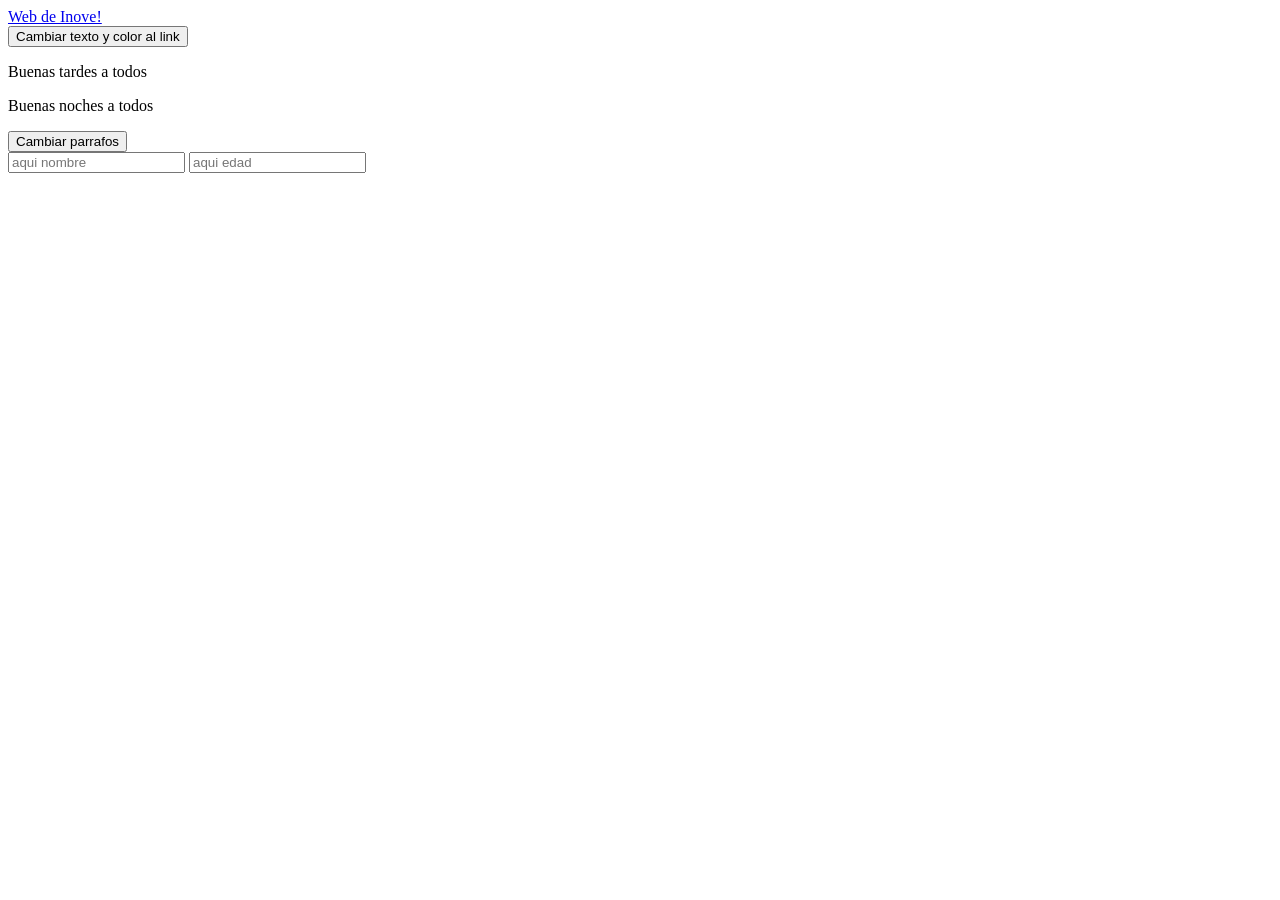
<file: clase 5 JS/dom/index.html>
<!DOCTYPE html>
<html lang="en">

<head>
    <meta charset="UTF-8">
    <meta http-equiv="X-UA-Compatible" content="IE=edge">
    <meta name="viewport" content="width=device-width, initial-scale=1.0">
    
    <title>Clase 5 - DOM</title>
</head>

<body>
    <section id="superior">
        <article>
            <a id="colores" href="http://www.inove.com.ar" target="_blank">Web de Inove!</a>
        </article>
        <button onclick="cambiarVinculo()">Cambiar texto y color al link</button>
        <p>Buenas tardes a todos</p>
        <p>Buenas noches a todos</p>
        <button onclick="activarParrafos()">Cambiar parrafos</button>
    </section>

    <section id="inferior">
        <article id="aca"></article>
        <input id="nombre" type="text" placeholder="aqui nombre">
        <input id="edad" type="number" placeholder="aqui edad">
    </section>

    <script src="app.js"></script>
</body>

</html>
</file>
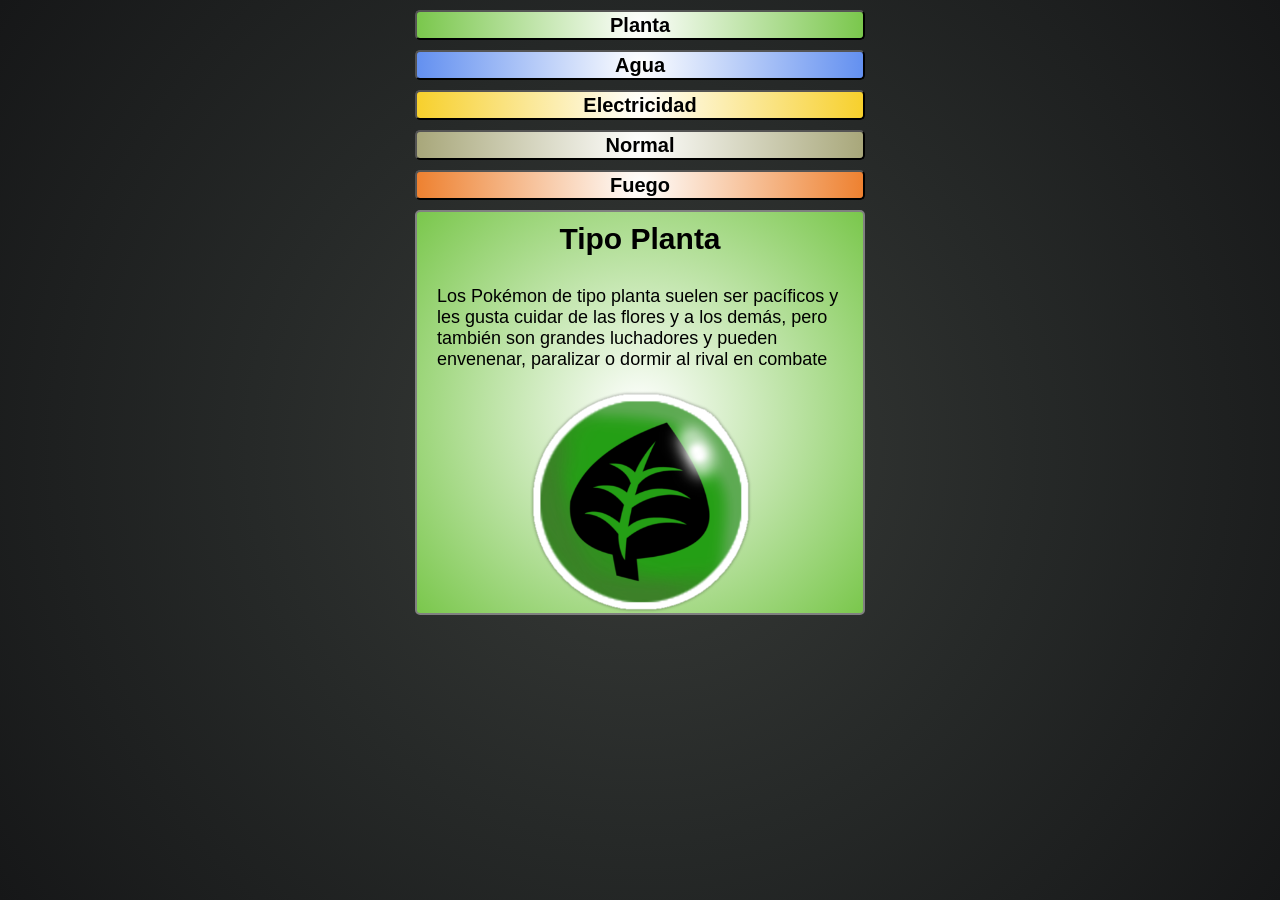
<file: intro_dom_js-main/ejercicios_profudinzacion/index.html>
<!DOCTYPE html>
<html>

<head>
    <meta charset="utf-8">
    <title>App Pokemon test</title>
    <meta name="viewport" content="width=device-width, initial-scale=1">
    <link rel="StyleSheet" href="css/style.css" type="text/css" media="screen">
</head>

<body>
    <section>
        <button id="btnPlanta" class="planta">Planta</button>
        <button id="btnAgua" class="agua">Agua</button>
        <button id="btnElectricidad" class="electricidad">Electricidad</button>
        <button id="btnNormal" class="normal">Normal</button>
        <button id="btnFuego" class="fuego">Fuego</button>
        <article class="planta">
            <div class="header">
                Tipo Planta
            </div>            
            <div>
                <p id="descripcion">
                    Los Pokémon de tipo planta suelen ser pacíficos y les gusta cuidar de las flores y a los demás, pero también son grandes luchadores y pueden envenenar,
                    paralizar o dormir al rival en combate
                </p>
            </div>
            <img
              src="./images/grass_type.png"
              class="icon-type"
              alt="icon type"
            />
        </article>
    </section>
    <script src="./js/script.js"></script>
</body>

</html>
</file>
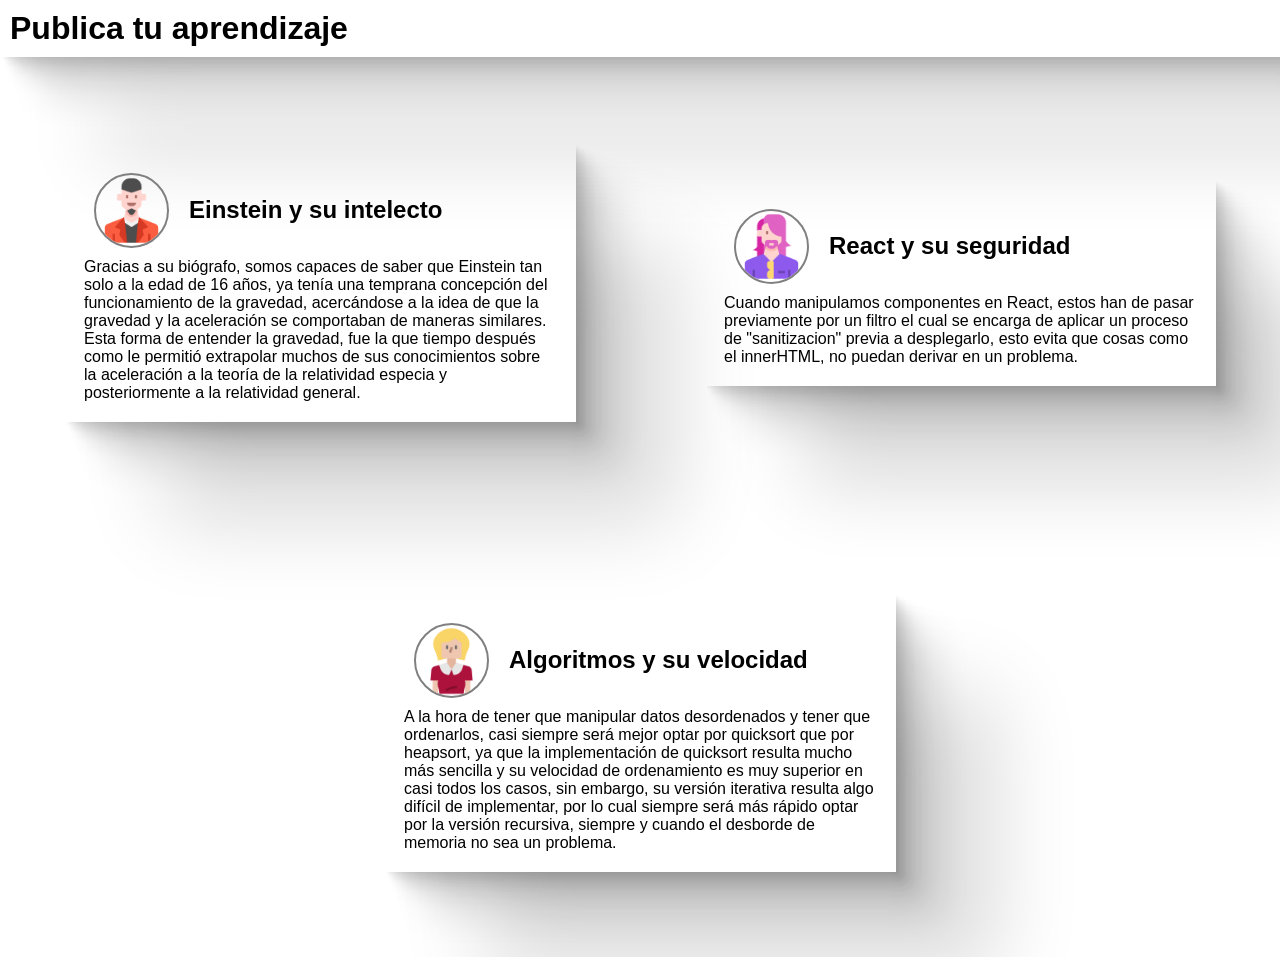
<file: intro_dom_js-main/ejemplos_clase/1- blog crudo/index.html>
<!DOCTYPE html>
<html lang="en">
  <head>
    <meta charset="UTF-8" />
    <meta name="viewport" content="width=device-width, initial-scale=1">
    <link rel="stylesheet" href="./css/style.css" />
    <title>DOM</title>
  </head>
  <body>
    <div>
      <h1 id="title1" class="main-title">Publica tu aprendizaje</h1>
      <section>
        <article id="post1">
          <div class="post-header">
            <img
            src="./images/avatar1.png"
              class="icon-avatar"
              alt="avatar icon"
              width="75"
            />
            <h2>Einstein y su intelecto</h2>
          </div>
          <div>
            <p>
              Gracias a su biógrafo, somos capaces de saber que Einstein tan
              solo a la edad de 16 años, ya tenía una temprana concepción del
              funcionamiento de la gravedad, acercándose a la idea de que la
              gravedad y la aceleración se comportaban de maneras similares.
              Esta forma de entender la gravedad, fue la que tiempo después como
              le permitió extrapolar muchos de sus conocimientos sobre la
              aceleración a la teoría de la relatividad especia y posteriormente
              a la relatividad general.
            </p>
          </div>
        </article>
        <article id="post2">
          <div class="post-header">
            <img
            src="./images/avatar2.png"
              class="icon-avatar"
              alt="avatar icon"
              width="75"
            />
            <h2>React y su seguridad</h2>
          </div>
          <div>
            <p>
              Cuando manipulamos componentes en React, estos han de pasar
              previamente por un filtro el cual se encarga de aplicar un proceso
              de "sanitizacion" previa a desplegarlo, esto evita que cosas como
              el innerHTML, no puedan derivar en un problema.
            </p>
          </div>
        </article>
        <article id="post3">
          <div class="post-header">
            <img
              src="./images/avatar3.png"
              class="icon-avatar"
              alt="avatar icon"
              width="75"
            />
            <h2>Algoritmos y su velocidad</h2>
          </div>
          <div>
            <p>
              A la hora de tener que manipular datos desordenados y tener que
              ordenarlos, casi siempre será mejor optar por quicksort que por
              heapsort, ya que la implementación de quicksort resulta mucho más
              sencilla y su velocidad de ordenamiento es muy superior en casi
              todos los casos, sin embargo, su versión iterativa resulta algo
              difícil de implementar, por lo cual siempre será más rápido optar
              por la versión recursiva, siempre y cuando el desborde de memoria
              no sea un problema.
            </p>
          </div>
        </article>
      </section>
    </div>
    <script src="./js/script.js"></script>
  </body>
</html>
</file>
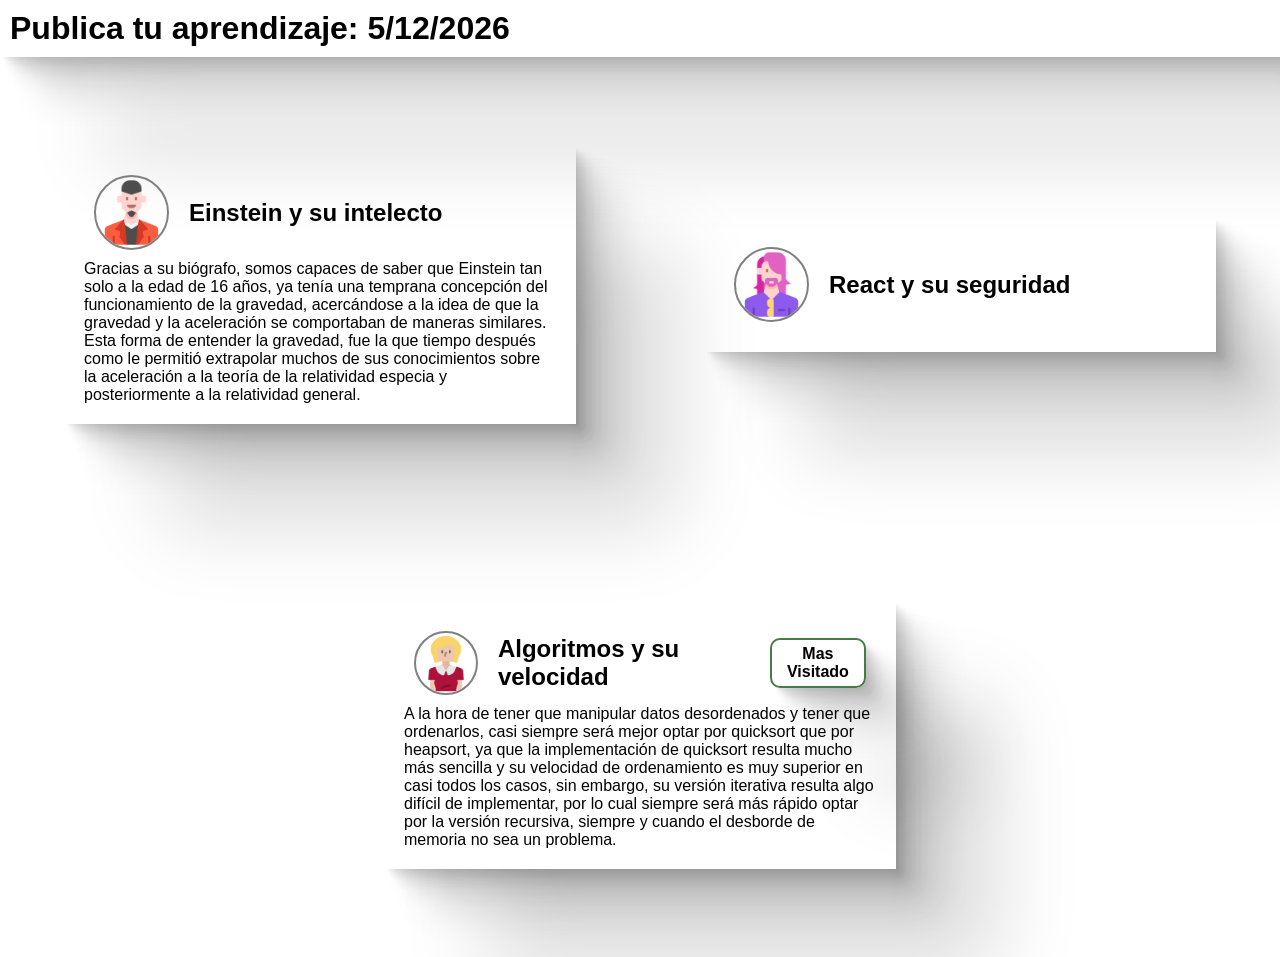
<file: intro_dom_js-main/ejemplos_clase/7- blog final/index.html>
<!DOCTYPE html>
<html lang="en">
  <head>
    <meta charset="UTF-8" />
    <meta name="viewport" content="width=device-width, initial-scale=1">
    <link rel="stylesheet" href="./css/style.css" />
    <title>DOM</title>
  </head>
  <body>
    <div>
      <h1 id="title1" class="main-title">Publica tu aprendizaje</h1>
      <section>
        <article id="post1">
          <div class="post-header">
            <img
            src="./images/avatar1.png"
              class="icon-avatar"
              alt="avatar icon"
              width="75"
            />
            <h2>Einstein y su intelecto</h2>
          </div>
          <div>
            <p>
              Gracias a su biógrafo, somos capaces de saber que Einstein tan
              solo a la edad de 16 años, ya tenía una temprana concepción del
              funcionamiento de la gravedad, acercándose a la idea de que la
              gravedad y la aceleración se comportaban de maneras similares.
              Esta forma de entender la gravedad, fue la que tiempo después como
              le permitió extrapolar muchos de sus conocimientos sobre la
              aceleración a la teoría de la relatividad especia y posteriormente
              a la relatividad general.
            </p>
          </div>
        </article>
        <article id="post2" class="closed">
          <div class="post-header">
            <img
            src="./images/avatar2.png"
              class="icon-avatar"
              alt="avatar icon"
              width="75"
            />
            <h2>React y su seguridad</h2>
          </div>
          <div>
            <p>
              Cuando manipulamos componentes en React, estos han de pasar
              previamente por un filtro el cual se encarga de aplicar un proceso
              de "sanitizacion" previa a desplegarlo, esto evita que cosas como
              el innerHTML, no puedan derivar en un problema.
            </p>
          </div>
        </article>
        <article id="post3">
          <div class="post-header">
            <img
              src="./images/avatar3.png"
              class="icon-avatar"
              alt="avatar icon"
              width="75"
            />
            <h2>Algoritmos y su velocidad</h2>
          </div>
          <div>
            <p>
              A la hora de tener que manipular datos desordenados y tener que
              ordenarlos, casi siempre será mejor optar por quicksort que por
              heapsort, ya que la implementación de quicksort resulta mucho más
              sencilla y su velocidad de ordenamiento es muy superior en casi
              todos los casos, sin embargo, su versión iterativa resulta algo
              difícil de implementar, por lo cual siempre será más rápido optar
              por la versión recursiva, siempre y cuando el desborde de memoria
              no sea un problema.
            </p>
          </div>
        </article>
      </section>
    </div>
    <script src="./js/script.js"></script>
  </body>
</html>
</file>
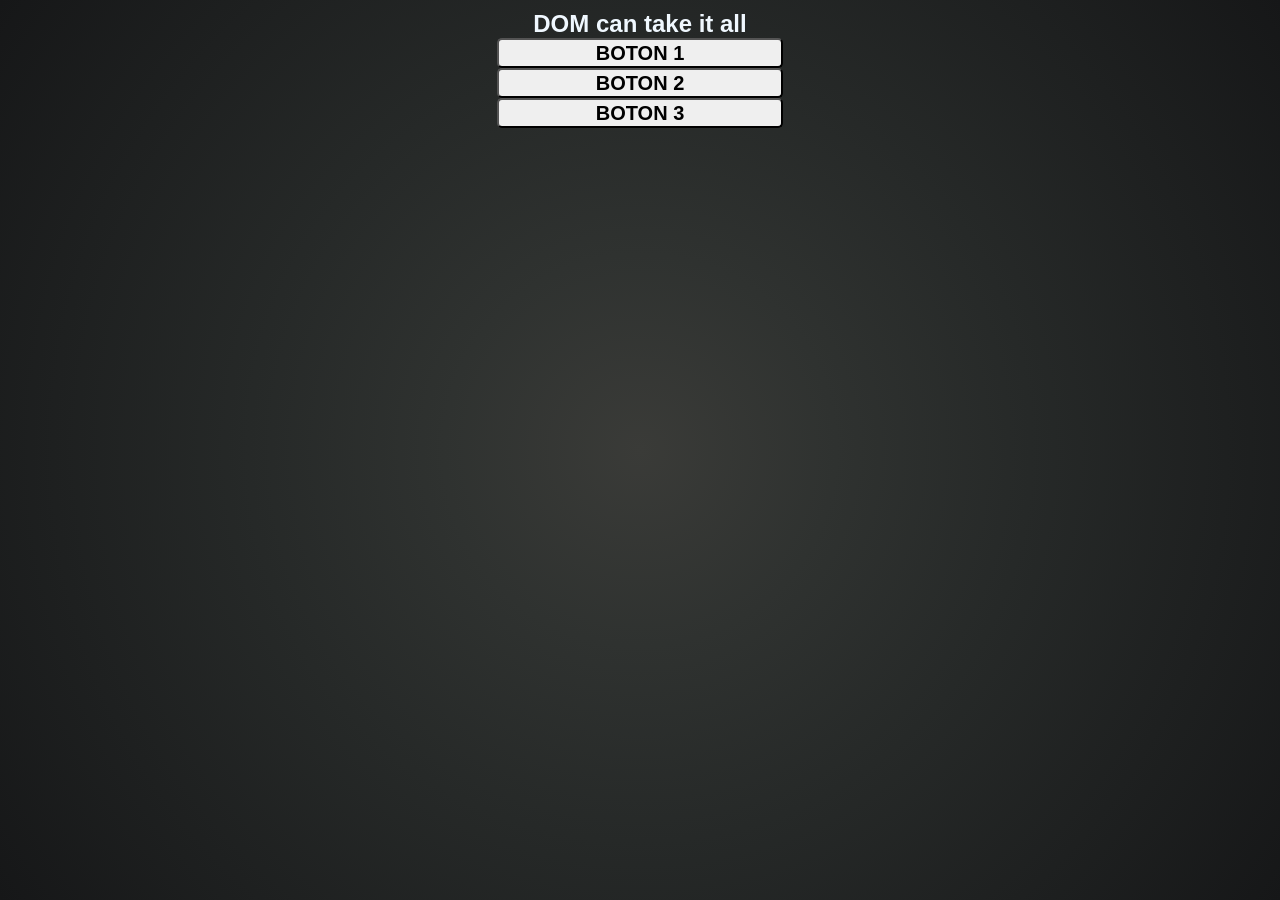
<file: intro_dom_js-main/ejercicios_practica/1- ejercicio/index.html>
<!DOCTYPE html>
<html>

<head>
    <meta charset="utf-8">
    <title>Ejercicios de práctica</title>
    <meta name="viewport" content="width=device-width, initial-scale=1">
    <link rel="StyleSheet" href="css/style.css" type="text/css" media="screen">
</head>

<body>
    <section>
        <article class="post">
            <div class="post-header">
            <h2>¡Título de mi post!</h2>
            </div>
            <button id="boton1" class="btn">BOTON 1</button>
            <button id="boton2" class="btn">BOTON 2</button>
            <button id="boton3" class="btn">BOTON 3</button>
        </article>
    </section>
    <script src="./js/script.js"></script>
</body>

</html>
</file>
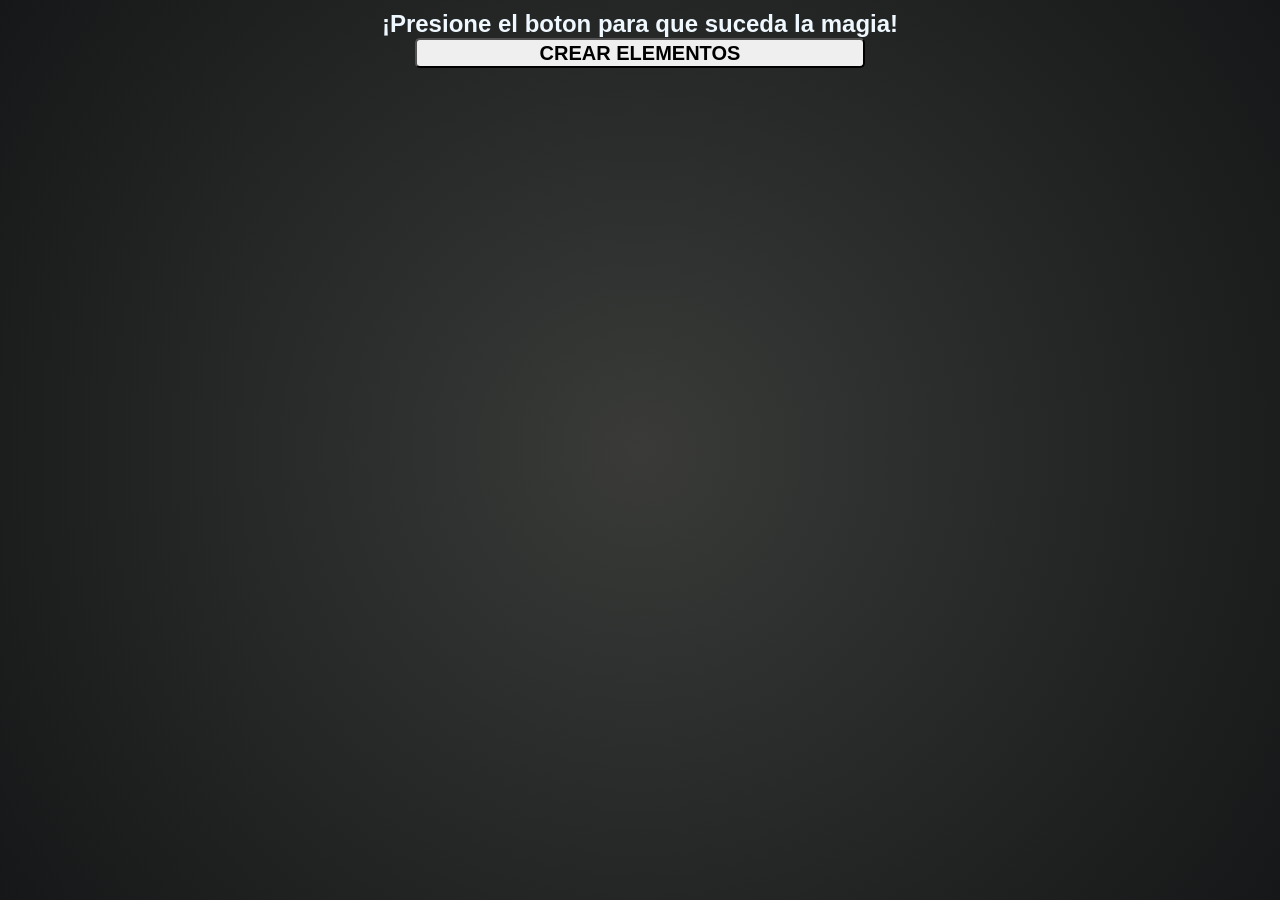
<file: intro_dom_js-main/ejemplos_clase/5- agregar elemento html/1- create and append/index.html>
<!DOCTYPE html>
<html>

<head>
    <meta charset="utf-8">
    <title>Ejercicios de práctica</title>
    <meta name="viewport" content="width=device-width, initial-scale=1">
    <link rel="StyleSheet" href="css/style.css" type="text/css" media="screen">
</head>

<body>
    <section>
        <article id="post1">
            <div class="post-header">
            <h2>¡Presione el boton para que suceda la magia!</h2>
            </div>
            <button class="btn" onclick="crearElementos();">CREAR ELEMENTOS</button>
        </article>
    </section>
    <script src="./js/script.js"></script>
</body>

</html>
</file>
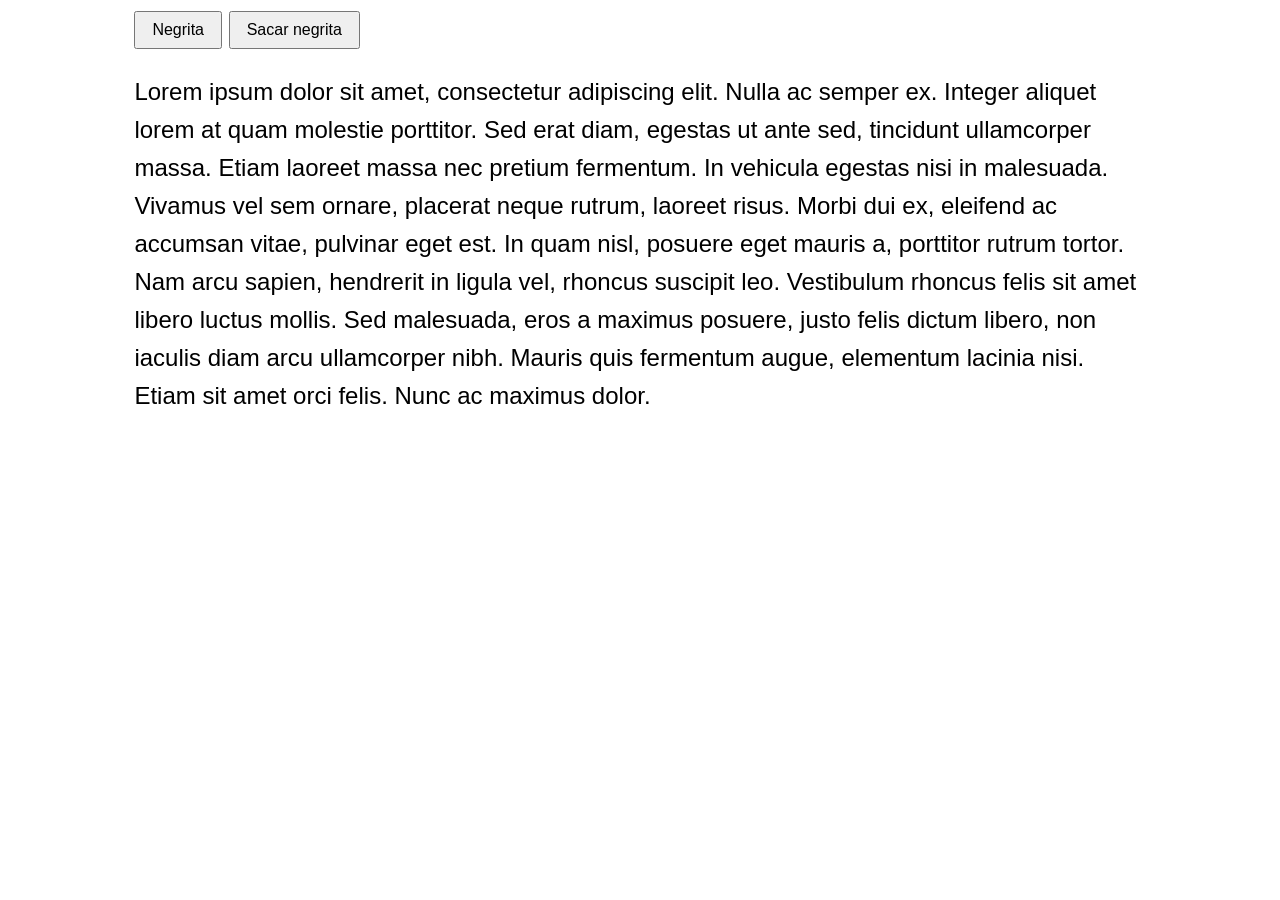
<file: clase 5 JS/dom/toggle.html>
<!DOCTYPE html>
<html lang="en">
<head>
  <meta charset="UTF-8">
  <meta name="viewport" content="width=device-width, initial-scale=1.0">
  <meta http-equiv="X-UA-Compatible" content="ie=edge">
  <title>Cambiar Clase de CSS con JavaScript </title>
  <style>
    body {
      font-size: 24px;
      line-height: 38px;
      font-family: sans-serif;
    }

    main {
      width: 80%;
      margin: 0 auto;
    }
    
    button {
      font-size: 16px;
      padding: 8px 16px;
    }

    .bold {
      font-weight: bold;
    }
  </style>
</head>
<body>
  <main>
      <button id="boldButton">Negrita</button>
      <button id="removeBoldButton">Sacar negrita</button> 
      <p id="text">Lorem ipsum dolor sit amet, consectetur adipiscing elit. Nulla ac semper ex. Integer aliquet lorem at quam molestie porttitor. Sed erat diam, egestas ut ante sed, tincidunt ullamcorper massa. Etiam laoreet massa nec pretium fermentum. In vehicula egestas nisi in malesuada. Vivamus vel sem ornare, placerat neque rutrum, laoreet risus. Morbi dui ex, eleifend ac accumsan vitae, pulvinar eget est. In quam nisl, posuere eget mauris a, porttitor rutrum tortor. Nam arcu sapien, hendrerit in ligula vel, rhoncus suscipit leo. Vestibulum rhoncus felis sit amet libero luctus mollis. Sed malesuada, eros a maximus posuere, justo felis dictum libero, non iaculis diam arcu ullamcorper nibh. Mauris quis fermentum augue, elementum lacinia nisi. Etiam sit amet orci felis. Nunc ac maximus dolor.</p>
  </main>
  <script>
  
  
  </script>
</body>
</html>
</file>
<file: intro_dom_js-main/ejercicios_profudinzacion/css/style.css>
* {
  margin: 0;
  padding: 0;
  box-sizing: border-box;
  font-family: -apple-system, BlinkMacSystemFont, "Segoe UI", Roboto, Oxygen,
    Ubuntu, Cantarell, "Open Sans", "Helvetica Neue", sans-serif;
}

section {
  display: flex;
  flex-direction: column;
  align-items: center;
  height: 100vh;
  width: 100vw;
  gap: 10px;
  padding: 10px;
  background-image: radial-gradient(
    circle,
    #3a3b38,
    #2f3230,
    #262928,
    #1e2020,
    #161718
  );
}

button {
  height: 30px;
  width: 100%;
  max-width: 450px;
  border-radius: 5px;
  text-transform: capitalize;
  font-size: 20px;
  font-weight: bold;
}

article {
  width: 100%;
  max-width: 450px;
  border: 2px solid gray;
  border-radius: 5px;
}

article > .header{
  font-size: 30px;
  font-weight: bold;
  text-align: center;
  padding: 10px;
}

article p{
  font-size: 18px;
  margin: 20px;
}

article img {
  width: 50%;
  display: block;
  margin-left: auto;
  margin-right: auto;
}

/* Color de fondo según tipo */
.normal {
  background: radial-gradient(
    circle,
    rgba(255, 255, 255, 1) 0%,
    rgba(168, 167, 122, 1) 100%
  );
}
.agua {
  background: radial-gradient(
    circle,
    rgba(255, 255, 255, 1) 0%,
    rgba(99, 144, 240, 1) 100%
  );
}
.fuego {
  background: radial-gradient(
    circle,
    rgba(255, 255, 255, 1) 0%,
    rgba(238, 129, 48, 1) 100%
  );
}
.electricidad {
  background: radial-gradient(
    circle,
    rgba(255, 255, 255, 1) 0%,
    rgba(247, 208, 44, 1) 100%
  );
}
.planta {
  background: radial-gradient(
    circle,
    rgba(255, 255, 255, 1) 0%,
    rgba(122, 199, 76, 1) 100%
  );
}
</file>
<file: intro_dom_js-main/ejemplos_clase/1- blog crudo/css/style.css>
* {
  margin: 0;
  padding: 0;
  box-sizing: border-box;
  font-family: -apple-system, BlinkMacSystemFont, "Segoe UI", Roboto, Oxygen,
    Ubuntu, Cantarell, "Open Sans", "Helvetica Neue", sans-serif;
}

section {
  display: flex;
  justify-content: space-around;
  align-items: center;
  height: 100vh;
  width: 100vw;
  flex-wrap: wrap;
}

.main-title {
  padding: 10px;
  width: 100%;
  box-shadow: 2.8px 2.8px 2.2px rgba(0, 0, 0, 0.039),
    6.7px 6.7px 5.3px rgba(0, 0, 0, 0.057),
    12.5px 12.5px 10px rgba(0, 0, 0, 0.07),
    22.3px 22.3px 17.9px rgba(0, 0, 0, 0.083),
    41.8px 41.8px 33.4px rgba(0, 0, 0, 0.101),
    100px 100px 80px rgba(0, 0, 0, 0.14);
}

article {
  display: flex;
  flex-direction: column;
  box-shadow: 2.8px 2.8px 2.2px rgba(0, 0, 0, 0.039),
    6.7px 6.7px 5.3px rgba(0, 0, 0, 0.057),
    12.5px 12.5px 10px rgba(0, 0, 0, 0.07),
    22.3px 22.3px 17.9px rgba(0, 0, 0, 0.083),
    41.8px 41.8px 33.4px rgba(0, 0, 0, 0.101),
    100px 100px 80px rgba(0, 0, 0, 0.14);
  max-width: 350px;
  padding: 20px;
}

.post-header {
  padding: 10px;
  display: flex;
  gap: 20px;
  align-items: center;
}

.post-header > span {
  border: 2px solid rgb(70, 122, 70);
  border-radius: 10px;
  padding: 5px;
  box-shadow: 2.8px 2.8px 2.2px rgba(0, 0, 0, 0.039),
    6.7px 6.7px 5.3px rgba(0, 0, 0, 0.057),
    12.5px 12.5px 10px rgba(0, 0, 0, 0.07),
    22.3px 22.3px 17.9px rgba(0, 0, 0, 0.083),
    41.8px 41.8px 33.4px rgba(0, 0, 0, 0.101),
    100px 100px 80px rgba(0, 0, 0, 0.14);
  font-weight: bold;
  text-align: center;
}

.icon-avatar {
  border: 2px solid gray;
  border-radius: 50%;
  object-fit: cover;
  object-position: bottom;
  overflow: hidden;
}

.open div:nth-child(2) {
  opacity: 1;
  height: 250px;
  transition: all 1s ease-out;
}

.closed div:nth-child(2) {
  opacity: 0;
  height: 0px;
  transition: all 0.5s ease-out;
}

@media only screen and (min-width: 1000px) {
  article {
    max-width: 40%;
  }
}
</file>
<file: intro_dom_js-main/ejemplos_clase/7- blog final/css/style.css>
* {
    margin: 0;
    padding: 0;
    box-sizing: border-box;
    font-family: -apple-system, BlinkMacSystemFont, "Segoe UI", Roboto, Oxygen,
      Ubuntu, Cantarell, "Open Sans", "Helvetica Neue", sans-serif;
  }
  
section {
  display: flex;
  justify-content: space-around;
  align-items: center;
  height: 100vh;
  width: 100vw;
  flex-wrap: wrap;
}

.main-title {
  padding: 10px;
  width: 100%;
  box-shadow: 2.8px 2.8px 2.2px rgba(0, 0, 0, 0.039),
    6.7px 6.7px 5.3px rgba(0, 0, 0, 0.057),
    12.5px 12.5px 10px rgba(0, 0, 0, 0.07),
    22.3px 22.3px 17.9px rgba(0, 0, 0, 0.083),
    41.8px 41.8px 33.4px rgba(0, 0, 0, 0.101),
    100px 100px 80px rgba(0, 0, 0, 0.14);
}

article {
  display: flex;
  flex-direction: column;
  box-shadow: 2.8px 2.8px 2.2px rgba(0, 0, 0, 0.039),
    6.7px 6.7px 5.3px rgba(0, 0, 0, 0.057),
    12.5px 12.5px 10px rgba(0, 0, 0, 0.07),
    22.3px 22.3px 17.9px rgba(0, 0, 0, 0.083),
    41.8px 41.8px 33.4px rgba(0, 0, 0, 0.101),
    100px 100px 80px rgba(0, 0, 0, 0.14);
  max-width: 350px;
  padding: 20px;
}

.post-header {
  padding: 10px;
  display: flex;
  gap: 20px;
  align-items: center;
}

.post-header > span {
  border: 2px solid rgb(70, 122, 70);
  border-radius: 10px;
  padding: 5px;
  box-shadow: 2.8px 2.8px 2.2px rgba(0, 0, 0, 0.039),
    6.7px 6.7px 5.3px rgba(0, 0, 0, 0.057),
    12.5px 12.5px 10px rgba(0, 0, 0, 0.07),
    22.3px 22.3px 17.9px rgba(0, 0, 0, 0.083),
    41.8px 41.8px 33.4px rgba(0, 0, 0, 0.101),
    100px 100px 80px rgba(0, 0, 0, 0.14);
  font-weight: bold;
  text-align: center;
}

.icon-avatar {
  border: 2px solid gray;
  border-radius: 50%;
  object-fit: cover;
  object-position: bottom;
  overflow: hidden;
}

.open div:nth-child(2) {
  opacity: 1;
  height: 250px;
  transition: all 1s ease-out;
}

.closed div:nth-child(2) {
  opacity: 0;
  height: 0px;
  transition: all 0.5s ease-out;
}

@media only screen and (min-width: 1000px) {
  article {
    max-width: 40%;
  }
}
</file>
<file: intro_dom_js-main/ejercicios_practica/1- ejercicio/css/style.css>
* {
  margin: 0;
  padding: 0;
  box-sizing: border-box;
  font-family: -apple-system, BlinkMacSystemFont, "Segoe UI", Roboto, Oxygen,
    Ubuntu, Cantarell, "Open Sans", "Helvetica Neue", sans-serif;
}

section {
  color: aliceblue;
  text-align: center;
  display: flex;
  flex-direction: column;
  align-items: center;
  height: 100vh;
  width: 100vw;
  gap: 10px;
  padding: 10px;
  background-image: radial-gradient(
    circle,
    #3a3b38,
    #2f3230,
    #262928,
    #1e2020,
    #161718
  );
}

.btn {
  height: 30px;
  width: 100%;
  max-width: 450px;
  border-radius: 5px;
  text-transform: capitalize;
  font-size: 20px;
  font-weight: bold;
}
</file>
<file: intro_dom_js-main/ejemplos_clase/5- agregar elemento html/1- create and append/css/style.css>
* {
  margin: 0;
  padding: 0;
  box-sizing: border-box;
  font-family: -apple-system, BlinkMacSystemFont, "Segoe UI", Roboto, Oxygen,
    Ubuntu, Cantarell, "Open Sans", "Helvetica Neue", sans-serif;
}

section {
  color: aliceblue;
  text-align: center;
  display: flex;
  flex-direction: column;
  align-items: center;
  height: 100vh;
  width: 100vw;
  gap: 10px;
  padding: 10px;
  background-image: radial-gradient(
    circle,
    #3a3b38,
    #2f3230,
    #262928,
    #1e2020,
    #161718
  );
}

.btn {
  height: 30px;
  width: 100%;
  max-width: 450px;
  border-radius: 5px;
  text-transform: capitalize;
  font-size: 20px;
  font-weight: bold;
}
</file>
